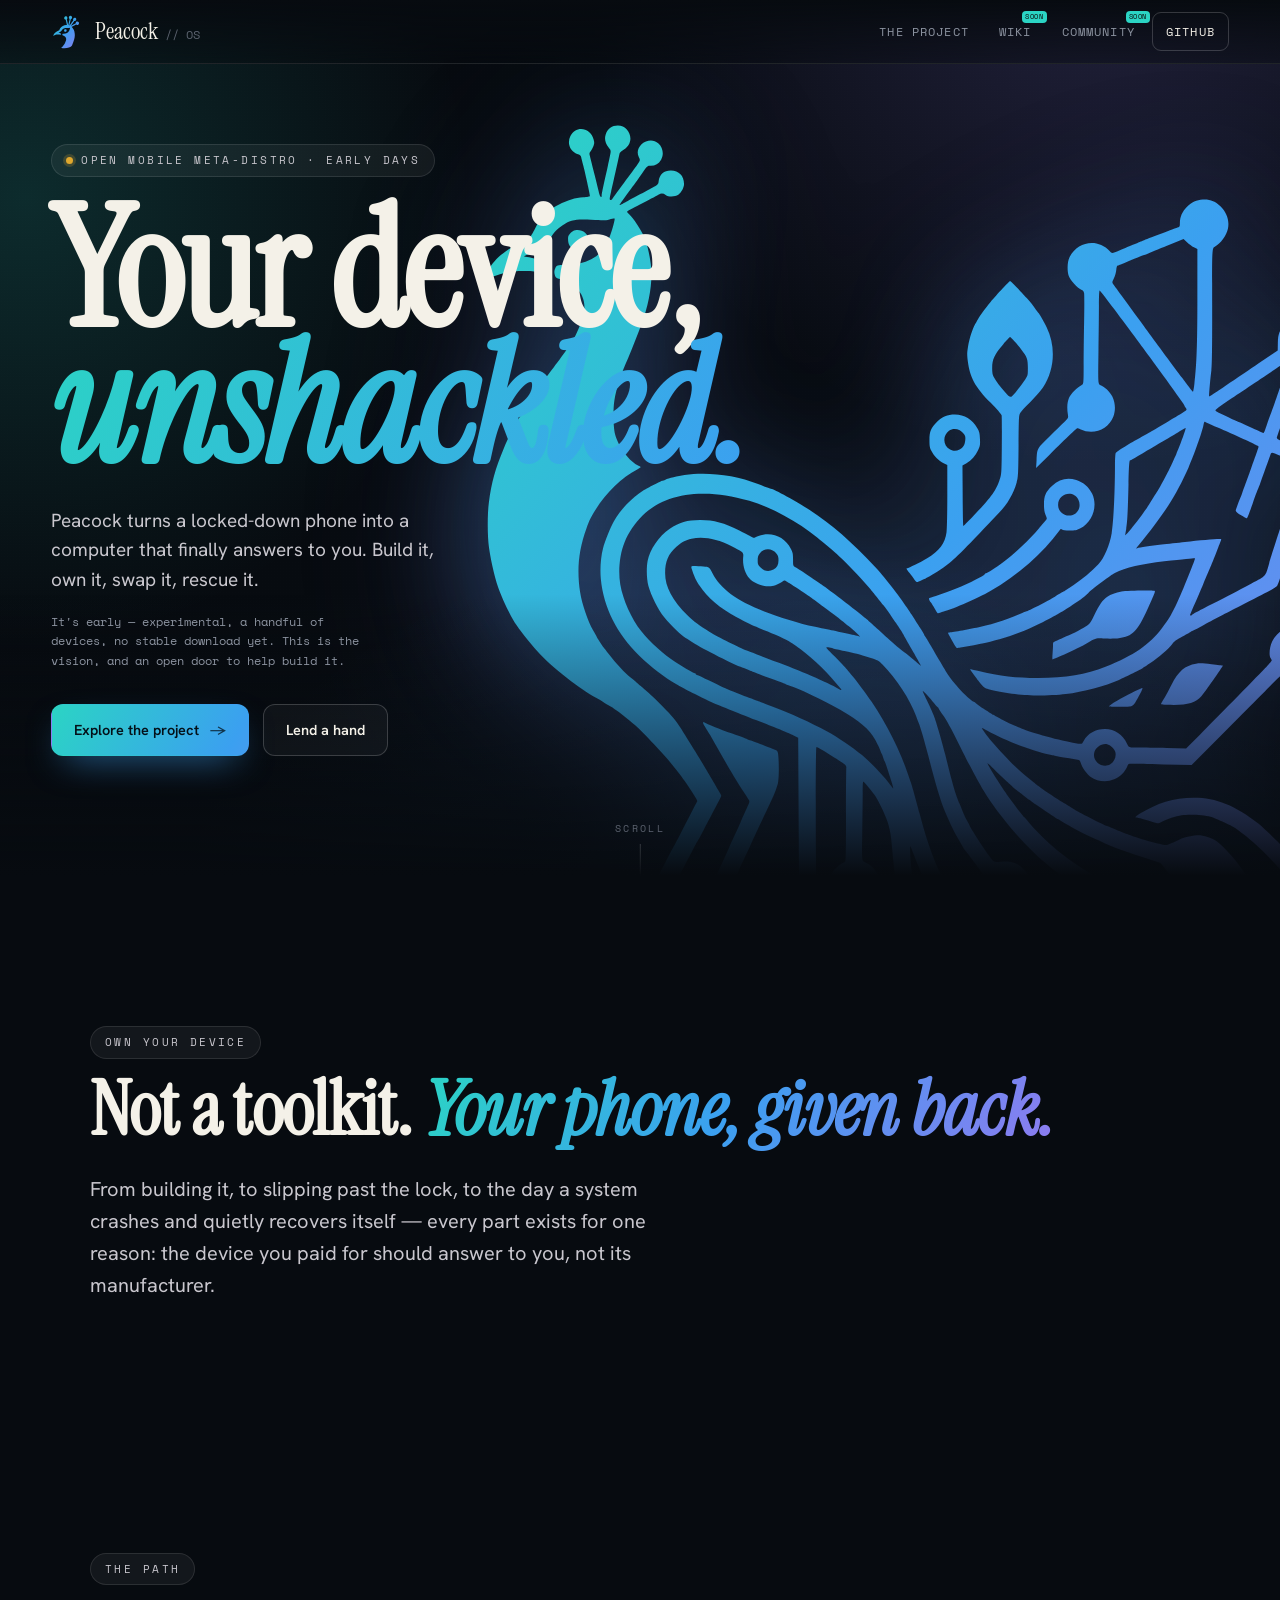
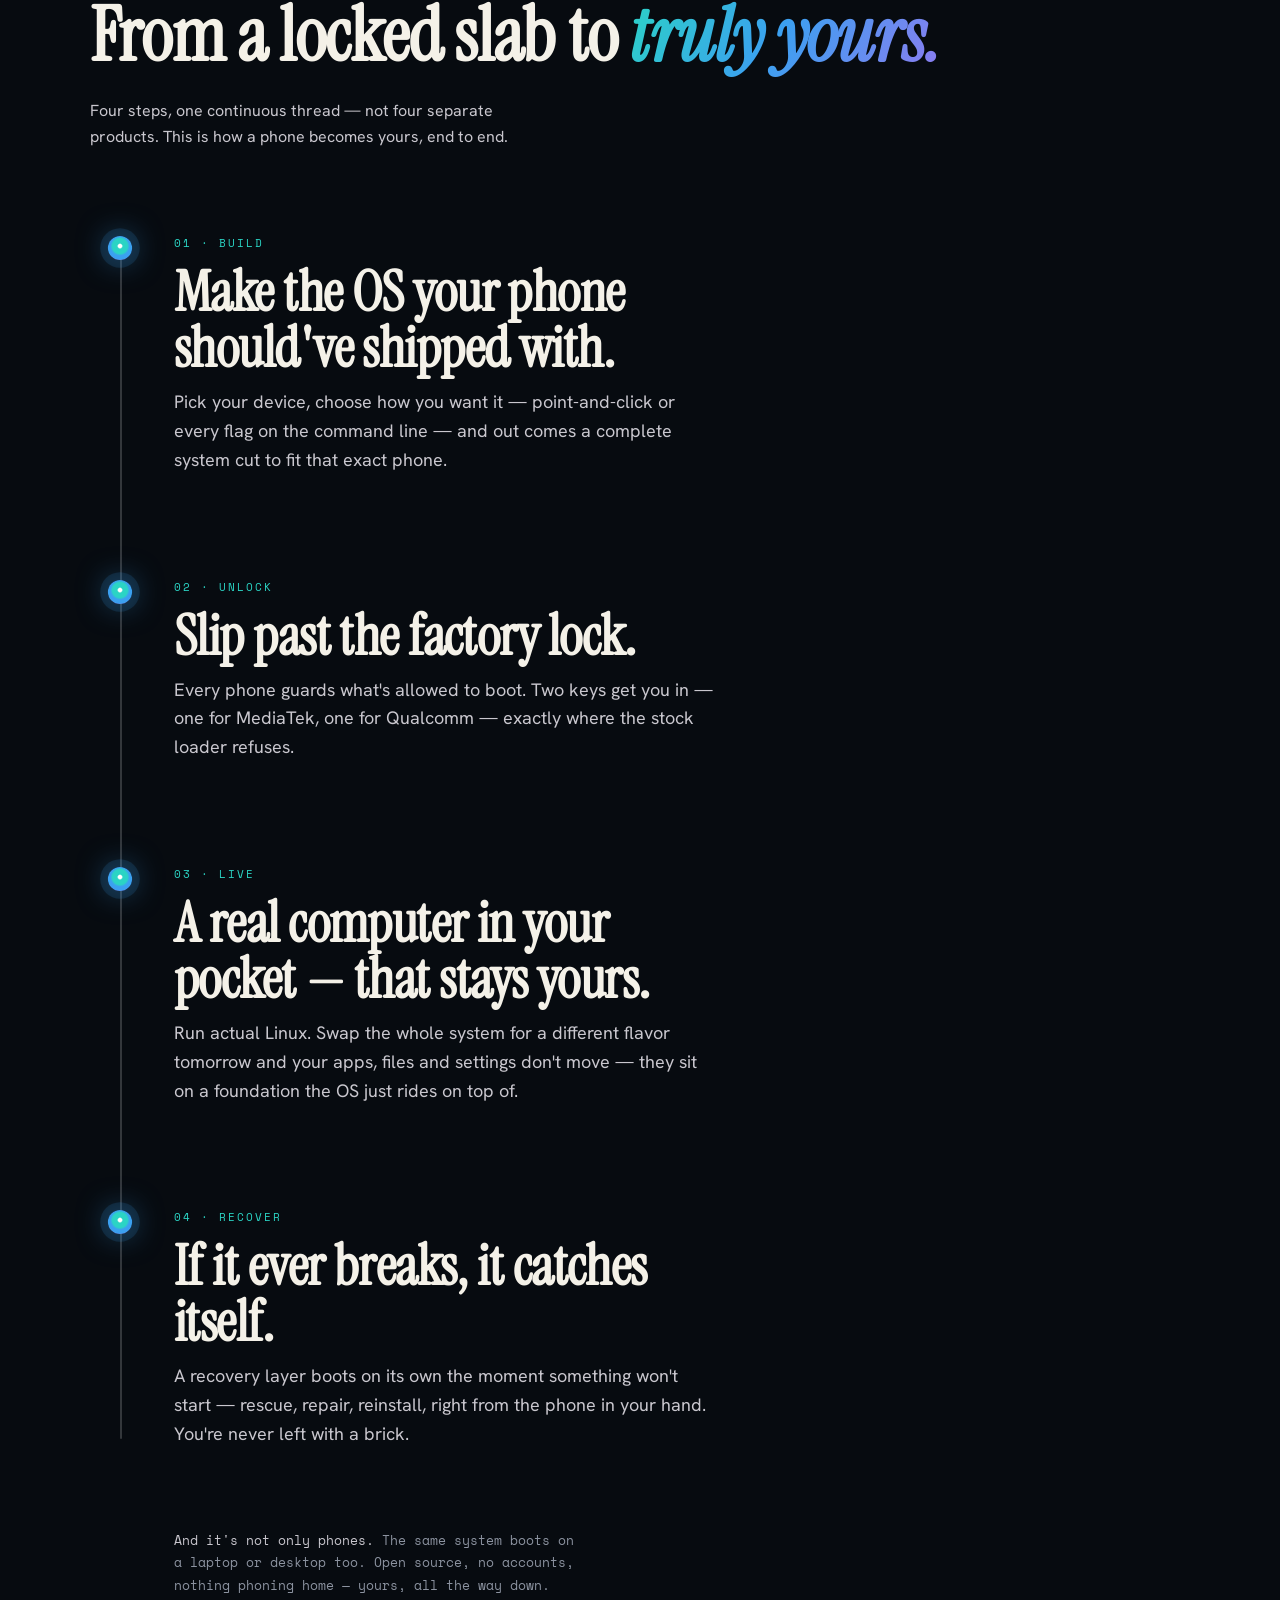
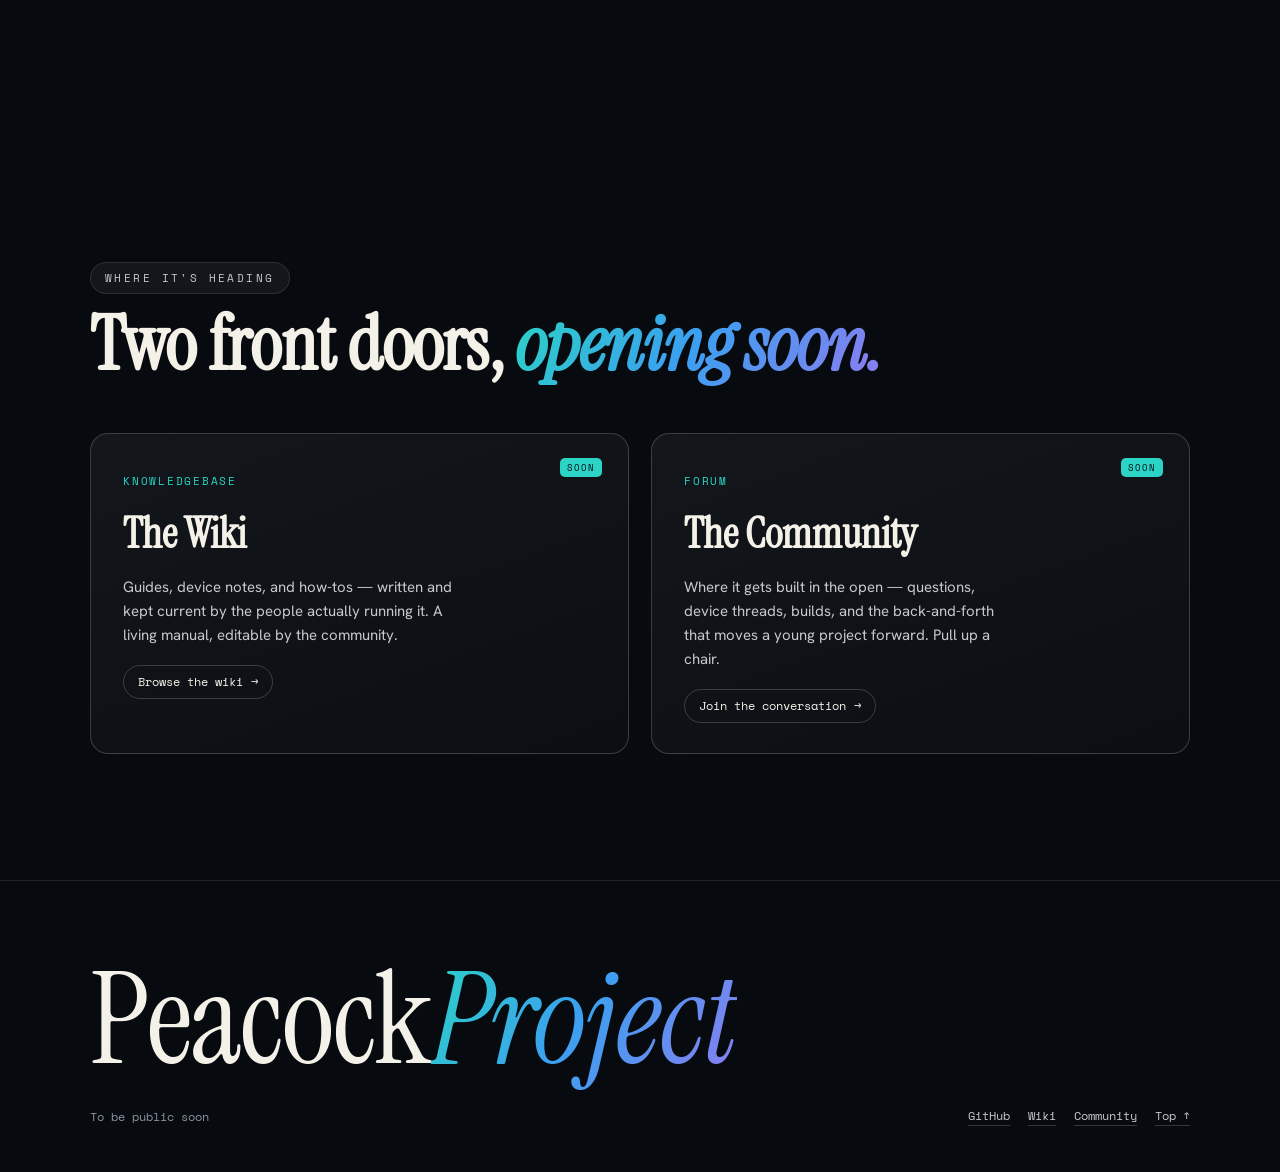
<file: index.html>
<!doctype html>
<html lang="en">
<head>
<meta charset="utf-8" />
<meta name="viewport" content="width=device-width, initial-scale=1" />
<title>Peacock // OS — your device, unshackled</title>
<meta name="description" content="Peacock is an open mobile meta-distro: turn a locked-down phone into a computer that answers to you — build it, own it, swap the distro, rescue it. Early days, open to help." />
<link rel="icon" href="/logo-mark-dark.png" />
<link rel="preconnect" href="https://fonts.googleapis.com">
<link rel="preconnect" href="https://fonts.gstatic.com" crossorigin>
<link href="https://fonts.googleapis.com/css2?family=Instrument+Serif:ital@0;1&family=Hanken+Grotesk:wght@400;500;600;700&family=Space+Mono:wght@400;700&display=swap" rel="stylesheet">
<style>
  :root{
    --bg:#070b10;            /* deep jewel near-black */
    --bg2:#0b1219;
    --ink:#F4F1E8;           /* warm cream */
    --ink2:#C9C7CE;
    --soft:#8C93A0;
    --faint:#5C636F;
    --line:rgba(255,255,255,.10);
    --line2:rgba(255,255,255,.18);
    --teal:#2BD4C4; --blue:#3BA0F0; --violet:#8E7BF0;
    --irid:linear-gradient(120deg,#2BD4C4,#3BA0F0 48%,#8E7BF0);
    --serif:'Instrument Serif',serif; --sans:'Hanken Grotesk',sans-serif; --mono:'Space Mono',monospace;
  }
  *{box-sizing:border-box}
  html,body{margin:0;background:var(--bg);color:var(--ink);}
  body{font-family:var(--sans);-webkit-font-smoothing:antialiased;line-height:1.5;overflow-x:hidden;}
  a{color:inherit;text-decoration:none;}
  svg{display:block;}

  /* lush jewel-tone ambient + faint feather-eye field */
  .ambient{position:fixed;inset:0;z-index:0;pointer-events:none;
    background:
      radial-gradient(70vw 70vw at 86% -6%, rgba(142,123,240,.20), transparent 58%),
      radial-gradient(60vw 60vw at 2% 22%, rgba(43,212,196,.16), transparent 58%),
      radial-gradient(80vw 60vw at 60% 110%, rgba(59,160,240,.14), transparent 60%),
      var(--bg);}
  .grain{position:fixed;inset:0;z-index:1;pointer-events:none;opacity:.5;mix-blend-mode:overlay;
    background-image:radial-gradient(rgba(255,255,255,.04) 1px, transparent 1px);background-size:3px 3px;}
  .page{position:relative;z-index:2;}

  /* ---- top bar (new IA: Wiki / Community / GitHub) ---- */
  .hdr{position:fixed;top:0;left:0;right:0;z-index:40;height:64px;display:flex;align-items:center;gap:14px;
    padding:0 clamp(18px,4vw,52px);backdrop-filter:blur(12px);-webkit-backdrop-filter:blur(12px);
    background:linear-gradient(var(--bg),rgba(7,11,16,.4));border-bottom:1px solid var(--line);}
  .hdr .mk{width:30px;height:34px;flex:0 0 30px;}
  .hdr .mk svg{width:100%;height:100%;overflow:visible;}
  .hdr .mk svg path{fill:url(#irid)!important;}
  .hdr .word{font-family:var(--serif);font-size:23px;line-height:1;}
  .hdr .word .os{font-family:var(--mono);font-size:12px;color:var(--faint);margin-left:7px;}
  .hdr nav{margin-left:auto;display:flex;align-items:center;gap:4px;}
  .hdr nav a{font-family:var(--mono);font-size:11.5px;letter-spacing:.1em;text-transform:uppercase;color:var(--soft);
    padding:10px 13px;border-radius:9px;transition:color .15s,background .15s;}
  .hdr nav a:hover{color:var(--ink);background:rgba(255,255,255,.06);}
  .hdr nav a.soon{position:relative;}
  .hdr nav a.soon::after{content:"soon";position:absolute;top:-2px;right:-2px;font-size:7px;letter-spacing:.08em;
    color:#0a0a0a;background:var(--teal);border-radius:4px;padding:1px 3px;}
  .hdr nav .cta{color:var(--ink);border:1px solid var(--line2);}

  /* ---- hero ---- */
  .hero{position:relative;min-height:100svh;display:flex;align-items:center;padding:0 clamp(18px,4vw,52px);overflow:hidden;}
  /* fade the peacock into the canvas at the bottom so it dissolves, not slices */
  .hero::after{content:"";position:absolute;left:0;right:0;bottom:0;height:34%;z-index:2;pointer-events:none;
    background:linear-gradient(to bottom, transparent, var(--bg) 92%);}
  .hero-peacock{position:absolute;right:clamp(-180px,-7vw,-60px);top:clamp(78px,11vh,150px);
    width:min(1020px,72vw);aspect-ratio:660/748;z-index:1;pointer-events:none;
    filter:drop-shadow(0 0 60px rgba(59,160,240,.35)) drop-shadow(0 30px 80px rgba(142,123,240,.25));}
  .hero-peacock svg{width:100%;height:100%;overflow:visible;}
  .hero-peacock svg path{fill:url(#irid)!important;}
  .hero-peacock.shimmer{animation:floaty 9s ease-in-out infinite;}
  @keyframes floaty{0%,100%{transform:translateY(0)}50%{transform:translateY(-14px)}}

  .hero-wrap{position:relative;z-index:3;max-width:1240px;margin:0 auto;width:100%;}
  .eyebrow{display:inline-flex;align-items:center;gap:8px;font-family:var(--mono);font-size:11px;letter-spacing:.22em;
    text-transform:uppercase;color:var(--ink2);background:rgba(255,255,255,.05);border:1px solid var(--line);
    padding:7px 14px;border-radius:999px;}
  .eyebrow .pip{width:7px;height:7px;border-radius:50%;background:#E0A82E;box-shadow:0 0 0 3px rgba(224,168,46,.2);
    animation:pip 2.4s ease-in-out infinite;}
  @keyframes pip{0%,100%{box-shadow:0 0 0 3px rgba(224,168,46,.2)}50%{box-shadow:0 0 0 6px rgba(224,168,46,.08)}}
  .htitle{font-family:var(--serif);font-size:clamp(64px,13vw,184px);line-height:.82;letter-spacing:-.015em;margin:26px 0 0;}
  .htitle .grad{font-style:italic;background:var(--irid);background-size:220% auto;
    -webkit-background-clip:text;background-clip:text;-webkit-text-fill-color:transparent;animation:shift 7s ease infinite;}
  @keyframes shift{0%{background-position:0% 50%}50%{background-position:100% 50%}100%{background-position:0% 50%}}
  .lead{margin:30px 0 0;max-width:38ch;font-size:clamp(16px,1.5vw,19px);line-height:1.55;color:var(--ink2);}
  .status{margin:18px 0 0;max-width:44ch;font-family:var(--mono);font-size:12px;line-height:1.6;color:var(--soft);}
  .actions{margin-top:34px;display:flex;gap:14px;flex-wrap:wrap;}
  .btn{display:inline-flex;align-items:center;gap:11px;border-radius:12px;padding:14px 22px;font-weight:600;font-size:14.5px;
    cursor:pointer;border:1px solid transparent;transition:transform .14s,box-shadow .2s,background .2s;}
  .btn .ar{opacity:.75;transition:transform .2s}
  .btn:hover .ar{transform:translateX(3px)}
  .btn.grad{background:var(--irid);background-size:200% auto;color:#041018;box-shadow:0 14px 36px -14px rgba(59,160,240,.7);animation:shift 5s ease infinite;}
  .btn.grad:hover{transform:translateY(-2px);}
  .btn.ghost{background:rgba(255,255,255,.04);border-color:var(--line2);color:var(--ink);}
  .btn.ghost:hover{background:rgba(255,255,255,.09);}

  .cue{position:absolute;left:50%;bottom:24px;transform:translateX(-50%);z-index:3;font-family:var(--mono);
    font-size:10px;letter-spacing:.24em;text-transform:uppercase;color:var(--faint);display:flex;flex-direction:column;align-items:center;gap:8px;}
  .cue .bar{width:1px;height:32px;background:linear-gradient(var(--line2),transparent);animation:cuep 2.2s ease-in-out infinite;}
  @keyframes cuep{0%,100%{transform:scaleY(.5);opacity:.4;transform-origin:top}50%{transform:scaleY(1);opacity:1;transform-origin:top}}

  /* ---- sections ---- */
  .module{position:relative;padding:clamp(80px,14vh,160px) clamp(18px,4vw,52px);}
  .wrap{max-width:1100px;margin:0 auto;}
  .module h2{font-family:var(--serif);font-size:clamp(38px,6vw,76px);line-height:.98;letter-spacing:-.01em;margin:14px 0 0;}
  .module h2 .grad{font-style:italic;background:var(--irid);-webkit-background-clip:text;background-clip:text;-webkit-text-fill-color:transparent;}
  .stmt p{margin:26px 0 0;max-width:54ch;font-size:clamp(16px,1.6vw,20px);line-height:1.6;color:var(--ink2);}

  .doors{margin-top:50px;display:grid;grid-template-columns:1fr 1fr;gap:22px;}
  .door{position:relative;display:block;padding:34px 32px 30px;border-radius:18px;border:1px solid var(--line2);
    background:linear-gradient(160deg,rgba(255,255,255,.05),rgba(255,255,255,.02));overflow:hidden;
    transition:transform .25s,border-color .25s,box-shadow .25s;}
  .door:hover{transform:translateY(-4px);border-color:rgba(59,160,240,.5);box-shadow:0 26px 64px -32px rgba(59,160,240,.55);}
  .door::before{content:"";position:absolute;inset:0;background:var(--irid);opacity:0;transition:opacity .25s;}
  .door:hover::before{opacity:.06;}
  .door>*{position:relative;}
  .door .k{font-family:var(--mono);font-size:11px;letter-spacing:.16em;text-transform:uppercase;color:var(--teal);}
  .door h3{font-family:var(--serif);font-size:clamp(28px,3.4vw,42px);margin:10px 0 10px;}
  .door p{font-size:15px;line-height:1.6;color:var(--ink2);margin:0 0 18px;max-width:42ch;}
  .door .go{font-family:var(--mono);font-size:12px;color:var(--ink);border:1px solid var(--line2);border-radius:999px;padding:7px 14px;display:inline-flex;gap:8px;}
  .door .soon-tag{position:absolute;top:24px;right:26px;font-family:var(--mono);font-size:9px;letter-spacing:.1em;
    text-transform:uppercase;color:#04101a;background:var(--teal);border-radius:5px;padding:3px 7px;}

  .ft{border-top:1px solid var(--line);padding:clamp(56px,9vh,100px) clamp(18px,4vw,52px) 46px;}
  .ft .roller{font-family:var(--serif);font-size:clamp(46px,11vw,128px);line-height:.9;letter-spacing:-.01em;}
  .ft .roller .b{font-style:italic;background:var(--irid);-webkit-background-clip:text;background-clip:text;-webkit-text-fill-color:transparent;}
  .ft .frow{margin-top:30px;display:flex;flex-wrap:wrap;align-items:center;gap:18px;font-family:var(--mono);font-size:11.5px;color:var(--soft);}
  .ft .frow .sp{flex:1;}
  .ft .frow a{color:var(--ink2);border-bottom:1px solid var(--line2);padding-bottom:1px;}
  .ft .frow a:hover{color:var(--teal);border-color:var(--teal);}

  .reveal{opacity:0;transform:translateY(40px);transition:opacity .8s ease, transform .8s cubic-bezier(.2,.7,.2,1);}
  .reveal.in{opacity:1;transform:none;}

  /* ---- the path: a feather-spine journey that draws on scroll ---- */
  .path-sub{margin:24px 0 0;max-width:52ch;font-size:16px;line-height:1.6;color:var(--ink2);}
  .spine-wrap{--spine-x:30px;--pad:84px;position:relative;margin-top:clamp(54px,9vh,100px);padding-left:var(--pad);}
  .spine{position:absolute;left:var(--spine-x);top:10px;bottom:10px;width:2px;background:var(--line2);border-radius:2px;overflow:hidden;}
  .spine-fill{position:absolute;left:0;top:0;width:100%;height:0;background:var(--irid);box-shadow:0 0 18px rgba(59,160,240,.65);}
  .stages{display:flex;flex-direction:column;gap:clamp(56px,11vh,120px);}
  .stage{position:relative;max-width:60ch;}
  .node{position:absolute;top:7px;left:calc(var(--spine-x) - var(--pad) - 11px);width:22px;height:22px;border-radius:50%;z-index:2;
    background:radial-gradient(circle at 50% 42%, #fff 0 9%, #2BD4C4 16% 40%, #3BA0F0 52% 70%, #8E7BF0 82%);
    box-shadow:0 0 0 5px rgba(59,160,240,.08), 0 0 14px rgba(59,160,240,.35);transition:box-shadow .4s,transform .4s;}
  .stage.in .node{box-shadow:0 0 0 7px rgba(59,160,240,.14), 0 0 28px rgba(59,160,240,.6);transform:scale(1.1);}
  .stage .k{font-family:var(--mono);font-size:11px;letter-spacing:.18em;text-transform:uppercase;color:var(--teal);}
  .stage h3{font-family:var(--serif);font-size:clamp(30px,4.6vw,56px);line-height:1.0;letter-spacing:-.01em;margin:10px 0 12px;}
  .stage p{font-size:clamp(15px,1.5vw,18px);line-height:1.6;color:var(--ink2);margin:0;}
  .path-coda{margin-top:clamp(54px,9vh,100px);padding-left:var(--pad,84px);font-family:var(--mono);font-size:12.5px;line-height:1.8;color:var(--soft);max-width:62ch;}
  .path-coda b{color:var(--ink2);font-weight:400;}

  @media (max-width:760px){
    .hero-peacock{opacity:.28;right:-30vw;}
    .hdr nav a:not(.cta){display:none;}
    .doors{grid-template-columns:1fr;}
    .spine-wrap{--pad:56px;--spine-x:18px;}
    .path-coda{padding-left:56px;}
  }
  @media (prefers-reduced-motion:reduce){*{animation:none!important}}
</style>
</head>
<body>
<svg width="0" height="0" style="position:absolute" aria-hidden="true"><defs>
  <linearGradient id="irid" x1="0" y1="0" x2="1" y2="1">
    <stop offset="0%" stop-color="#2BD4C4"/><stop offset="48%" stop-color="#3BA0F0"/><stop offset="100%" stop-color="#8E7BF0"/>
  </linearGradient>
</defs></svg>

<div class="ambient" aria-hidden="true"></div>
<div class="grain" aria-hidden="true"></div>

<div class="page">
  <header class="hdr">
    <div class="mk" data-mark="head" aria-hidden="true"></div>
    <a class="word" href="#">Peacock<span class="os">// OS</span></a>
    <nav>
      <a href="#">The Project</a>
      <a class="soon" href="#">Wiki</a>
      <a class="soon" href="#">Community</a>
      <a class="cta" href="https://github.com/orgs/PeacockProject/" target="_blank" rel="noopener">GitHub</a>
    </nav>
  </header>

  <section class="hero">
    <div class="hero-peacock shimmer" data-mark="full" aria-hidden="true"></div>
    <div class="hero-wrap">
      <span class="eyebrow"><span class="pip"></span>Open mobile meta-distro · early days</span>
      <h1 class="htitle">Your device,<br><span class="grad">unshackled.</span></h1>
      <p class="lead">Peacock turns a locked-down phone into a computer that finally answers to you. Build it, own it, swap it, rescue it.</p>
      <p class="status">It's early — experimental, a handful of devices, no stable download yet. This is the vision, and an open door to help build it.</p>
      <div class="actions">
        <a class="btn grad" href="#">Explore the project <span class="ar">&#8594;</span></a>
        <a class="btn ghost" href="https://github.com/orgs/PeacockProject/" target="_blank" rel="noopener">Lend a hand</a>
      </div>
    </div>
    <div class="cue"><span>Scroll</span><span class="bar"></span></div>
  </section>

  <section class="module">
    <div class="wrap stmt reveal">
      <span class="eyebrow">Own your device</span>
      <h2>Not a toolkit. <span class="grad">Your phone, given back.</span></h2>
      <p>From building it, to slipping past the lock, to the day a system crashes and quietly recovers itself — every part exists for one reason: the device you paid for should answer to you, not its manufacturer.</p>
    </div>
  </section>

  <section class="module path-module">
    <div class="wrap">
      <div class="path-head reveal">
        <span class="eyebrow">The path</span>
        <h2>From a locked slab to <span class="grad">truly yours.</span></h2>
        <p class="path-sub">Four steps, one continuous thread — not four separate products. This is how a phone becomes yours, end to end.</p>
      </div>
      <div class="spine-wrap">
        <div class="spine"><div class="spine-fill" id="spineFill"></div></div>
        <div class="stages">
          <article class="stage reveal"><span class="node"></span><span class="k">01 · Build</span><h3>Make the OS your phone should've shipped with.</h3><p>Pick your device, choose how you want it — point-and-click or every flag on the command line — and out comes a complete system cut to fit that exact phone.</p></article>
          <article class="stage reveal"><span class="node"></span><span class="k">02 · Unlock</span><h3>Slip past the factory lock.</h3><p>Every phone guards what's allowed to boot. Two keys get you in — one for MediaTek, one for Qualcomm — exactly where the stock loader refuses.</p></article>
          <article class="stage reveal"><span class="node"></span><span class="k">03 · Live</span><h3>A real computer in your pocket — that stays yours.</h3><p>Run actual Linux. Swap the whole system for a different flavor tomorrow and your apps, files and settings don't move — they sit on a foundation the OS just rides on top of.</p></article>
          <article class="stage reveal"><span class="node"></span><span class="k">04 · Recover</span><h3>If it ever breaks, it catches itself.</h3><p>A recovery layer boots on its own the moment something won't start — rescue, repair, reinstall, right from the phone in your hand. You're never left with a brick.</p></article>
        </div>
      </div>
      <p class="path-coda"><b>And it's not only phones.</b> The same system boots on a laptop or desktop too. Open source, no accounts, nothing phoning home — yours, all the way down.</p>
    </div>
  </section>

  <section class="module">
    <div class="wrap">
      <div class="reveal">
        <span class="eyebrow">Where it's heading</span>
        <h2>Two front doors, <span class="grad">opening soon.</span></h2>
      </div>
      <div class="doors reveal">
        <a class="door" href="#">
          <span class="soon-tag">soon</span>
          <span class="k">Knowledgebase</span>
          <h3>The Wiki</h3>
          <p>Guides, device notes, and how-tos — written and kept current by the people actually running it. A living manual, editable by the community.</p>
          <span class="go">Browse the wiki <span class="ar">&#8594;</span></span>
        </a>
        <a class="door" href="#">
          <span class="soon-tag">soon</span>
          <span class="k">Forum</span>
          <h3>The Community</h3>
          <p>Where it gets built in the open — questions, device threads, builds, and the back-and-forth that moves a young project forward. Pull up a chair.</p>
          <span class="go">Join the conversation <span class="ar">&#8594;</span></span>
        </a>
      </div>
    </div>
  </section>

  <footer class="ft">
    <div class="wrap">
      <div class="roller">Peacock<span class="b">Project</span></div>
      <div class="frow">
        <span>To be public soon</span>
        <span class="sp"></span>
        <a href="https://github.com/orgs/PeacockProject/" target="_blank" rel="noopener">GitHub</a>
        <a href="#">Wiki</a>
        <a href="#">Community</a>
        <a href="#top">Top &#8593;</a>
      </div>
    </div>
  </footer>
</div>

<script>
(function(){
  var reduce = matchMedia("(prefers-reduced-motion: reduce)").matches;
  // inline the peacock marks so they take url(#irid)
  var MARK={head:"/assets/peacock-head.svg",full:"/assets/peacock-full.svg"};
  document.querySelectorAll("[data-mark]").forEach(function(el){
    fetch(MARK[el.dataset.mark]).then(function(r){return r.text();}).then(function(t){
      el.innerHTML=t.replace(/fill:#[0-9a-fA-F]{3,8}/g,"fill:currentColor");
    }).catch(function(){});
  });
  // scroll reveals
  var els=[].slice.call(document.querySelectorAll(".reveal"));
  if(reduce){ els.forEach(function(e){e.classList.add("in");}); }
  else if("IntersectionObserver" in window){
    var io=new IntersectionObserver(function(en){en.forEach(function(x){if(x.isIntersecting)x.target.classList.add("in");});},{threshold:.15});
    els.forEach(function(e){io.observe(e);});
  }

  // the spine "draws" as you scroll through the path
  var fill=document.getElementById("spineFill"), sw=document.querySelector(".spine-wrap"), tick=false;
  function spine(){ tick=false; if(!fill||!sw)return;
    var r=sw.getBoundingClientRect();
    var p=(innerHeight*0.5 - r.top)/r.height;
    fill.style.height=(Math.max(0,Math.min(1,p))*100)+"%";
  }
  if(fill&&sw){
    if(reduce){ fill.style.height="100%"; }
    else{
      var onsc=function(){ if(!tick){tick=true;requestAnimationFrame(spine);} };
      addEventListener("scroll",onsc,{passive:true}); addEventListener("resize",onsc); spine();
    }
  }
})();
</script>
</body>
</html>
</file>
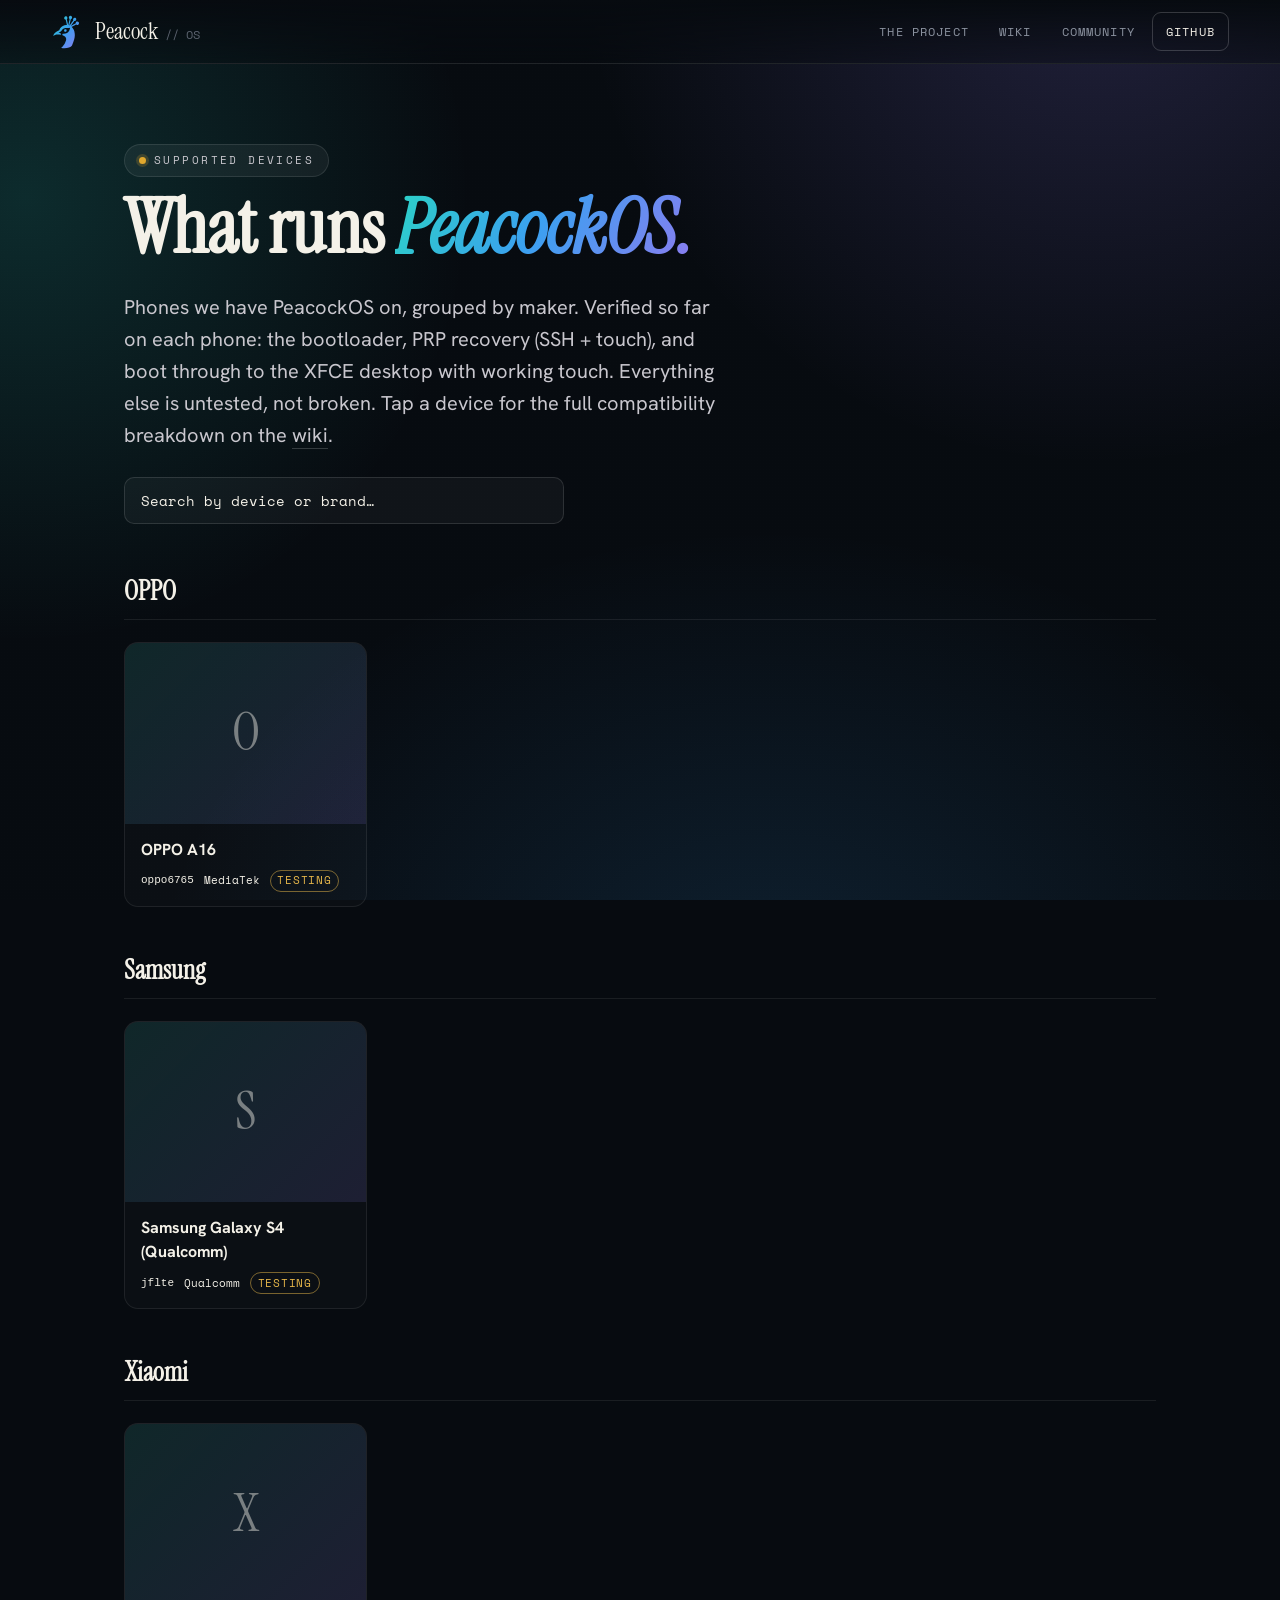
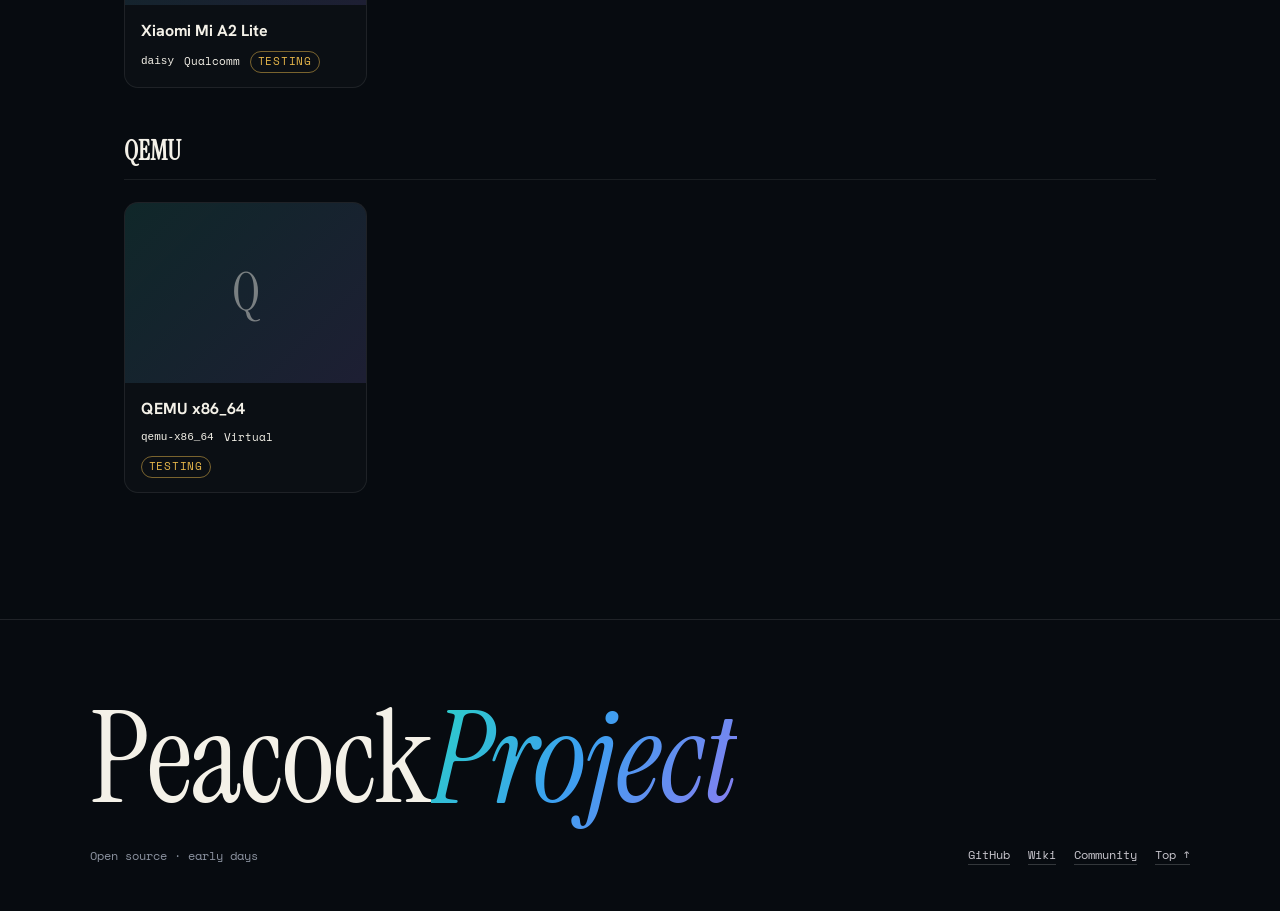
<file: devices/index.html>
<!doctype html>
<html lang="en">
<head>
<meta charset="utf-8" />
<meta name="viewport" content="width=device-width, initial-scale=1" />
<title>Supported devices · Peacock // OS</title>
<meta name="description" content="Peacock is an open mobile meta-distro. Turn a locked-down phone into a computer that answers to you, build the system yourself, and swap it out whenever you want. Early days, open to help." />
<link rel="icon" href="/logo-mark-dark.png" />
<link rel="preconnect" href="https://fonts.googleapis.com">
<link rel="preconnect" href="https://fonts.gstatic.com" crossorigin>
<link href="https://fonts.googleapis.com/css2?family=Instrument+Serif:ital@0;1&family=Hanken+Grotesk:wght@400;500;600;700&family=Space+Mono:wght@400;700&display=swap" rel="stylesheet">
<style>
  :root{
    --bg:#070b10;            /* deep jewel near-black */
    --bg2:#0b1219;
    --ink:#F4F1E8;           /* warm cream */
    --ink2:#C9C7CE;
    --soft:#8C93A0;
    --faint:#5C636F;
    --line:rgba(255,255,255,.10);
    --line2:rgba(255,255,255,.18);
    --teal:#2BD4C4; --blue:#3BA0F0; --violet:#8E7BF0;
    --irid:linear-gradient(120deg,#2BD4C4,#3BA0F0 48%,#8E7BF0);
    --serif:'Instrument Serif',serif; --sans:'Hanken Grotesk',sans-serif; --mono:'Space Mono',monospace;
  }
  *{box-sizing:border-box}
  html,body{margin:0;background:var(--bg);color:var(--ink);}
  body{font-family:var(--sans);-webkit-font-smoothing:antialiased;line-height:1.5;overflow-x:hidden;}
  a{color:inherit;text-decoration:none;}
  svg{display:block;}

  /* lush jewel-tone ambient + faint feather-eye field */
  .ambient{position:fixed;inset:0;z-index:0;pointer-events:none;
    background:
      radial-gradient(70vw 70vw at 86% -6%, rgba(142,123,240,.20), transparent 58%),
      radial-gradient(60vw 60vw at 2% 22%, rgba(43,212,196,.16), transparent 58%),
      radial-gradient(80vw 60vw at 60% 110%, rgba(59,160,240,.14), transparent 60%),
      var(--bg);}
  .grain{position:fixed;inset:0;z-index:1;pointer-events:none;opacity:.5;mix-blend-mode:overlay;
    background-image:radial-gradient(rgba(255,255,255,.04) 1px, transparent 1px);background-size:3px 3px;}
  .page{position:relative;z-index:2;}

  /* ---- top bar (new IA: Wiki / Community / GitHub) ---- */
  .hdr{position:fixed;top:0;left:0;right:0;z-index:40;height:64px;display:flex;align-items:center;gap:14px;
    padding:0 clamp(18px,4vw,52px);backdrop-filter:blur(12px);-webkit-backdrop-filter:blur(12px);
    background:linear-gradient(var(--bg),rgba(7,11,16,.4));border-bottom:1px solid var(--line);}
  .hdr .mk{width:30px;height:34px;flex:0 0 30px;}
  .hdr .mk svg{width:100%;height:100%;overflow:visible;}
  .hdr .mk svg path{fill:url(#irid)!important;}
  .hdr .word{font-family:var(--serif);font-size:23px;line-height:1;}
  .hdr .word .os{font-family:var(--mono);font-size:12px;color:var(--faint);margin-left:7px;}
  .hdr nav{margin-left:auto;display:flex;align-items:center;gap:4px;}
  .hdr nav a{font-family:var(--mono);font-size:11.5px;letter-spacing:.1em;text-transform:uppercase;color:var(--soft);
    padding:10px 13px;border-radius:9px;transition:color .15s,background .15s;}
  .hdr nav a:hover{color:var(--ink);background:rgba(255,255,255,.06);}
  .hdr nav a.soon{position:relative;}
  .hdr nav a.soon::after{content:"soon";position:absolute;top:-2px;right:-2px;font-size:7px;letter-spacing:.08em;
    color:#0a0a0a;background:var(--teal);border-radius:4px;padding:1px 3px;}
  .hdr nav .cta{color:var(--ink);border:1px solid var(--line2);}

  /* ---- hero ---- */
  .hero{position:relative;min-height:100svh;display:flex;align-items:center;padding:0 clamp(18px,4vw,52px);overflow:hidden;}
  /* fade the peacock into the canvas at the bottom so it dissolves, not slices */
  .hero::after{content:"";position:absolute;left:0;right:0;bottom:0;height:34%;z-index:2;pointer-events:none;
    background:linear-gradient(to bottom, transparent, var(--bg) 92%);}
  .hero-peacock{position:absolute;right:clamp(-180px,-7vw,-60px);top:clamp(78px,11vh,150px);
    width:min(1020px,72vw);aspect-ratio:660/748;z-index:1;pointer-events:none;
    filter:drop-shadow(0 0 60px rgba(59,160,240,.35)) drop-shadow(0 30px 80px rgba(142,123,240,.25));}
  .hero-peacock svg{width:100%;height:100%;overflow:visible;}
  .hero-peacock svg path{fill:url(#irid)!important;}
  .hero-peacock.shimmer{animation:floaty 9s ease-in-out infinite;}
  @keyframes floaty{0%,100%{transform:translateY(0)}50%{transform:translateY(-14px)}}

  .hero-wrap{position:relative;z-index:3;max-width:1240px;margin:0 auto;width:100%;}
  .eyebrow{display:inline-flex;align-items:center;gap:8px;font-family:var(--mono);font-size:11px;letter-spacing:.22em;
    text-transform:uppercase;color:var(--ink2);background:rgba(255,255,255,.05);border:1px solid var(--line);
    padding:7px 14px;border-radius:999px;}
  .eyebrow .pip{width:7px;height:7px;border-radius:50%;background:#E0A82E;box-shadow:0 0 0 3px rgba(224,168,46,.2);
    animation:pip 2.4s ease-in-out infinite;}
  @keyframes pip{0%,100%{box-shadow:0 0 0 3px rgba(224,168,46,.2)}50%{box-shadow:0 0 0 6px rgba(224,168,46,.08)}}
  .htitle{font-family:var(--serif);font-size:clamp(64px,13vw,184px);line-height:.82;letter-spacing:-.015em;margin:26px 0 0;}
  .htitle .grad{font-style:italic;background:var(--irid);background-size:220% auto;
    -webkit-background-clip:text;background-clip:text;-webkit-text-fill-color:transparent;animation:shift 7s ease infinite;}
  @keyframes shift{0%{background-position:0% 50%}50%{background-position:100% 50%}100%{background-position:0% 50%}}
  .lead{margin:30px 0 0;max-width:38ch;font-size:clamp(16px,1.5vw,19px);line-height:1.55;color:var(--ink2);}
  .status{margin:18px 0 0;max-width:44ch;font-family:var(--mono);font-size:12px;line-height:1.6;color:var(--soft);}
  .actions{margin-top:34px;display:flex;gap:14px;flex-wrap:wrap;}
  .btn{display:inline-flex;align-items:center;gap:11px;border-radius:12px;padding:14px 22px;font-weight:600;font-size:14.5px;
    cursor:pointer;border:1px solid transparent;transition:transform .14s,box-shadow .2s,background .2s;}
  .btn .ar{opacity:.75;transition:transform .2s}
  .btn:hover .ar{transform:translateX(3px)}
  .btn.grad{background:var(--irid);background-size:200% auto;color:#041018;box-shadow:0 14px 36px -14px rgba(59,160,240,.7);animation:shift 5s ease infinite;}
  .btn.grad:hover{transform:translateY(-2px);}
  .btn.ghost{background:rgba(255,255,255,.04);border-color:var(--line2);color:var(--ink);}
  .btn.ghost:hover{background:rgba(255,255,255,.09);}

  .cue{position:absolute;left:50%;bottom:24px;transform:translateX(-50%);z-index:3;font-family:var(--mono);
    font-size:10px;letter-spacing:.24em;text-transform:uppercase;color:var(--faint);display:flex;flex-direction:column;align-items:center;gap:8px;}
  .cue .bar{width:1px;height:32px;background:linear-gradient(var(--line2),transparent);animation:cuep 2.2s ease-in-out infinite;}
  @keyframes cuep{0%,100%{transform:scaleY(.5);opacity:.4;transform-origin:top}50%{transform:scaleY(1);opacity:1;transform-origin:top}}

  /* ---- sections ---- */
  .module{position:relative;padding:clamp(80px,14vh,160px) clamp(18px,4vw,52px);}
  .wrap{max-width:1100px;margin:0 auto;}
  .module h2{font-family:var(--serif);font-size:clamp(38px,6vw,76px);line-height:.98;letter-spacing:-.01em;margin:14px 0 0;}
  .module h2 .grad{font-style:italic;background:var(--irid);-webkit-background-clip:text;background-clip:text;-webkit-text-fill-color:transparent;}
  .stmt p{margin:26px 0 0;max-width:54ch;font-size:clamp(16px,1.6vw,20px);line-height:1.6;color:var(--ink2);}

  .doors{margin-top:50px;display:grid;grid-template-columns:1fr 1fr;gap:22px;}
  .door{position:relative;display:block;padding:34px 32px 30px;border-radius:18px;border:1px solid var(--line2);
    background:linear-gradient(160deg,rgba(255,255,255,.05),rgba(255,255,255,.02));overflow:hidden;
    transition:transform .25s,border-color .25s,box-shadow .25s;}
  .door:hover{transform:translateY(-4px);border-color:rgba(59,160,240,.5);box-shadow:0 26px 64px -32px rgba(59,160,240,.55);}
  .door::before{content:"";position:absolute;inset:0;background:var(--irid);opacity:0;transition:opacity .25s;}
  .door:hover::before{opacity:.06;}
  .door>*{position:relative;}
  .door .k{font-family:var(--mono);font-size:11px;letter-spacing:.16em;text-transform:uppercase;color:var(--teal);}
  .door h3{font-family:var(--serif);font-size:clamp(28px,3.4vw,42px);margin:10px 0 10px;}
  .door p{font-size:15px;line-height:1.6;color:var(--ink2);margin:0 0 18px;max-width:42ch;}
  .door .go{font-family:var(--mono);font-size:12px;color:var(--ink);border:1px solid var(--line2);border-radius:999px;padding:7px 14px;display:inline-flex;gap:8px;}
  .door .soon-tag{position:absolute;top:24px;right:26px;font-family:var(--mono);font-size:9px;letter-spacing:.1em;
    text-transform:uppercase;color:#04101a;background:var(--teal);border-radius:5px;padding:3px 7px;}

  .ft{border-top:1px solid var(--line);padding:clamp(56px,9vh,100px) clamp(18px,4vw,52px) 46px;}
  .ft .roller{font-family:var(--serif);font-size:clamp(46px,11vw,128px);line-height:.9;letter-spacing:-.01em;}
  .ft .roller .b{font-style:italic;background:var(--irid);-webkit-background-clip:text;background-clip:text;-webkit-text-fill-color:transparent;}
  .ft .frow{margin-top:30px;display:flex;flex-wrap:wrap;align-items:center;gap:18px;font-family:var(--mono);font-size:11.5px;color:var(--soft);}
  .ft .frow .sp{flex:1;}
  .ft .frow a{color:var(--ink2);border-bottom:1px solid var(--line2);padding-bottom:1px;}
  .ft .frow a:hover{color:var(--teal);border-color:var(--teal);}

  .reveal{opacity:0;transform:translateY(40px);transition:opacity .8s ease, transform .8s cubic-bezier(.2,.7,.2,1);}
  .reveal.in{opacity:1;transform:none;}

  /* ---- the path: a feather-spine journey that draws on scroll ---- */
  .path-sub{margin:24px 0 0;max-width:52ch;font-size:16px;line-height:1.6;color:var(--ink2);}
  .spine-wrap{--spine-x:30px;--pad:84px;position:relative;margin-top:clamp(54px,9vh,100px);padding-left:var(--pad);}
  .spine{position:absolute;left:var(--spine-x);top:10px;bottom:10px;width:2px;background:var(--line2);border-radius:2px;overflow:hidden;}
  .spine-fill{position:absolute;left:0;top:0;width:100%;height:0;background:var(--irid);box-shadow:0 0 18px rgba(59,160,240,.65);}
  .stages{display:flex;flex-direction:column;gap:clamp(56px,11vh,120px);}
  .stage{position:relative;max-width:60ch;}
  .node{position:absolute;top:7px;left:calc(var(--spine-x) - var(--pad) - 11px);width:22px;height:22px;border-radius:50%;z-index:2;
    background:radial-gradient(circle at 50% 42%, #fff 0 9%, #2BD4C4 16% 40%, #3BA0F0 52% 70%, #8E7BF0 82%);
    box-shadow:0 0 0 5px rgba(59,160,240,.08), 0 0 14px rgba(59,160,240,.35);transition:box-shadow .4s,transform .4s;}
  .stage.in .node{box-shadow:0 0 0 7px rgba(59,160,240,.14), 0 0 28px rgba(59,160,240,.6);transform:scale(1.1);}
  .stage .k{font-family:var(--mono);font-size:11px;letter-spacing:.18em;text-transform:uppercase;color:var(--teal);}
  .stage h3{font-family:var(--serif);font-size:clamp(30px,4.6vw,56px);line-height:1.0;letter-spacing:-.01em;margin:10px 0 12px;}
  .stage p{font-size:clamp(15px,1.5vw,18px);line-height:1.6;color:var(--ink2);margin:0;}
  .path-coda{margin-top:clamp(54px,9vh,100px);padding-left:var(--pad,84px);font-family:var(--mono);font-size:12.5px;line-height:1.8;color:var(--soft);max-width:62ch;}
  .path-coda b{color:var(--ink2);font-weight:400;}

  @media (max-width:760px){
    .hero-peacock{opacity:.28;right:-30vw;}
    .hdr nav a:not(.cta){display:none;}
    .doors{grid-template-columns:1fr;}
    .spine-wrap{--pad:56px;--spine-x:18px;}
    .path-coda{padding-left:56px;}
  }
  @media (prefers-reduced-motion:reduce){*{animation:none!important}}
</style>
</head>
<body>
<svg width="0" height="0" style="position:absolute" aria-hidden="true"><defs>
  <linearGradient id="irid" x1="0" y1="0" x2="1" y2="1">
    <stop offset="0%" stop-color="#2BD4C4"/><stop offset="48%" stop-color="#3BA0F0"/><stop offset="100%" stop-color="#8E7BF0"/>
  </linearGradient>
</defs></svg>

<div class="ambient" aria-hidden="true"></div>
<div class="grain" aria-hidden="true"></div>

<div class="page">
  <header class="hdr">
    <div class="mk" data-mark="head" aria-hidden="true"></div>
    <a class="word" href="/">Peacock<span class="os">// OS</span></a>
    <nav>
      <a href="/project">The Project</a>
      <a href="https://wiki.peacockos.org">Wiki</a>
      <a href="https://forum.peacockos.org">Community</a>
      <a class="cta" href="https://github.com/orgs/PeacockProject/" target="_blank" rel="noopener">GitHub</a>
    </nav>
  </header>
  <section class="module" style="padding-top:clamp(110px,16vh,170px);">
    <div class="wrap dv-wrap">
      <div class="reveal">
        <span class="eyebrow"><span class="pip"></span>Supported devices</span>
        <h2>What runs <span class="grad">PeacockOS.</span></h2>
      </div>
      <div class="stmt reveal"><p>Phones we have PeacockOS on, grouped by maker. Verified so far on each phone: the bootloader, PRP recovery (SSH + touch), and boot through to the XFCE desktop with working touch. Everything else is untested, not broken.
      Tap a device for the full compatibility breakdown on the
      <a href="https://wiki.peacockos.org/devices" style="border-bottom:1px solid var(--line2)">wiki</a>.</p></div>
      
<style>
.dv-wrap{max-width:1080px;margin:0 auto;padding:0 24px}
.dv-brand h3{font-family:var(--serif,'Instrument Serif',serif);font-size:26px;color:var(--ink-dim);border-bottom:1px solid rgba(255,255,255,.08);padding-bottom:8px;margin:44px 0 0}
.dev-grid{display:grid;grid-template-columns:repeat(auto-fill,minmax(240px,1fr));gap:20px;margin-top:22px}
.dev-card{display:block;border:1px solid rgba(255,255,255,.08);border-radius:14px;overflow:hidden;background:rgba(255,255,255,.02);text-decoration:none;color:inherit;transition:border-color .2s,transform .2s}
.dev-card:hover{border-color:rgba(43,212,196,.5);transform:translateY(-2px)}
.dc-img{aspect-ratio:4/3;background-size:cover;background-position:center;background-color:#0b1219}
.dc-img.ph{display:flex;align-items:center;justify-content:center;background:linear-gradient(135deg,rgba(43,212,196,.12),rgba(142,123,240,.14))}
.dc-img.ph span{font-family:var(--serif,'Instrument Serif',serif);font-size:52px;color:rgba(244,241,232,.45)}
.dc-body{padding:14px 16px}
.dc-body h4{margin:0 0 8px;font-size:16px}
.dc-meta{display:flex;align-items:center;gap:10px;flex-wrap:wrap;font-family:var(--mono);font-size:11px;color:var(--ink-dim)}
.badge{text-transform:uppercase;letter-spacing:.07em;padding:.15em .6em;border-radius:999px;border:1px solid rgba(255,255,255,.18);color:var(--ink-dim)}
.badge.stable{color:#2BD4C4;border-color:rgba(43,212,196,.5)}
.badge.testing{color:#E8B84B;border-color:rgba(232,184,75,.5)}
.badge.experimental{color:#E8685B;border-color:rgba(232,104,91,.5)}
.dev-search{width:100%;max-width:440px;margin:26px 0 4px;padding:12px 16px;background:rgba(255,255,255,.04);border:1px solid rgba(255,255,255,.12);border-radius:10px;color:var(--ink,#f4f1e8);font-family:var(--mono);font-size:14px;outline:none}
.dev-search:focus{border-color:rgba(43,212,196,.6)}
.dev-search::placeholder{color:var(--ink-dim)}
.dv-noresult{color:var(--ink-dim);font-family:var(--mono);font-size:14px;margin:30px 0;display:none}
</style>
      <input id="dev-search" class="dev-search reveal" type="search" placeholder="Search by device or brand…" autocomplete="off" aria-label="Search devices">
      <div class="dv-brand reveal"><h3>OPPO</h3><div class="dev-grid"><a class="dev-card" data-s="oppo a16 oppo6765 oppo mediatek" href="https://wiki.peacockos.org/devices/oppo6765"><div class="dc-img ph"><span>O</span></div><div class="dc-body"><h4>OPPO A16</h4><div class="dc-meta"><code>oppo6765</code><span>MediaTek</span><span class="badge testing">testing</span></div></div></a></div></div><div class="dv-brand reveal"><h3>Samsung</h3><div class="dev-grid"><a class="dev-card" data-s="samsung galaxy s4 (qualcomm) jflte samsung qualcomm" href="https://wiki.peacockos.org/devices/jflte"><div class="dc-img ph"><span>S</span></div><div class="dc-body"><h4>Samsung Galaxy S4 (Qualcomm)</h4><div class="dc-meta"><code>jflte</code><span>Qualcomm</span><span class="badge testing">testing</span></div></div></a></div></div><div class="dv-brand reveal"><h3>Xiaomi</h3><div class="dev-grid"><a class="dev-card" data-s="xiaomi mi a2 lite daisy xiaomi qualcomm" href="https://wiki.peacockos.org/devices/daisy"><div class="dc-img ph"><span>X</span></div><div class="dc-body"><h4>Xiaomi Mi A2 Lite</h4><div class="dc-meta"><code>daisy</code><span>Qualcomm</span><span class="badge testing">testing</span></div></div></a></div></div><div class="dv-brand reveal"><h3>QEMU</h3><div class="dev-grid"><a class="dev-card" data-s="qemu x86_64 qemu-x86_64 qemu virtual" href="https://wiki.peacockos.org/devices/qemu-x86_64"><div class="dc-img ph"><span>Q</span></div><div class="dc-body"><h4>QEMU x86_64</h4><div class="dc-meta"><code>qemu-x86_64</code><span>Virtual</span><span class="badge testing">testing</span></div></div></a></div></div>
      <p class="dv-noresult" id="dv-noresult">No device matches that.</p>
      <script>
      (function(){var i=document.getElementById('dev-search'),nr=document.getElementById('dv-noresult');if(!i)return;
        i.addEventListener('input',function(){var q=i.value.toLowerCase().trim(),hits=0;
          document.querySelectorAll('.dv-brand').forEach(function(s){var a=false;
            s.querySelectorAll('.dev-card').forEach(function(c){var m=!q||c.dataset.s.indexOf(q)>-1;c.style.display=m?'':'none';if(m){a=true;hits++;}});
            s.style.display=a?'':'none';});
          if(nr)nr.style.display=hits?'none':'block';});})();
      </script>
    </div>
  </section>


  <footer class="ft">
    <div class="wrap">
      <div class="roller">Peacock<span class="b">Project</span></div>
      <div class="frow">
        <span>Open source · early days</span>
        <span class="sp"></span>
        <a href="https://github.com/orgs/PeacockProject/" target="_blank" rel="noopener">GitHub</a>
        <a href="https://wiki.peacockos.org">Wiki</a>
        <a href="https://forum.peacockos.org">Community</a>
        <a href="#top">Top &#8593;</a>
      </div>
    </div>
  </footer>
</div>

<script>
(function(){
  var reduce = matchMedia("(prefers-reduced-motion: reduce)").matches;
  // inline the peacock marks so they take url(#irid)
  var MARK={head:"/assets/peacock-head.svg",full:"/assets/peacock-full.svg"};
  document.querySelectorAll("[data-mark]").forEach(function(el){
    fetch(MARK[el.dataset.mark]).then(function(r){return r.text();}).then(function(t){
      el.innerHTML=t.replace(/fill:#[0-9a-fA-F]{3,8}/g,"fill:currentColor");
    }).catch(function(){});
  });
  // scroll reveals
  var els=[].slice.call(document.querySelectorAll(".reveal"));
  if(reduce){ els.forEach(function(e){e.classList.add("in");}); }
  else if("IntersectionObserver" in window){
    var io=new IntersectionObserver(function(en){en.forEach(function(x){if(x.isIntersecting)x.target.classList.add("in");});},{threshold:.15});
    els.forEach(function(e){io.observe(e);});
  }

  // the spine "draws" as you scroll through the path
  var fill=document.getElementById("spineFill"), sw=document.querySelector(".spine-wrap"), tick=false;
  function spine(){ tick=false; if(!fill||!sw)return;
    var r=sw.getBoundingClientRect();
    var p=(innerHeight*0.5 - r.top)/r.height;
    fill.style.height=(Math.max(0,Math.min(1,p))*100)+"%";
  }
  if(fill&&sw){
    if(reduce){ fill.style.height="100%"; }
    else{
      var onsc=function(){ if(!tick){tick=true;requestAnimationFrame(spine);} };
      addEventListener("scroll",onsc,{passive:true}); addEventListener("resize",onsc); spine();
    }
  }
})();
</script>
</body>
</html>
</file>
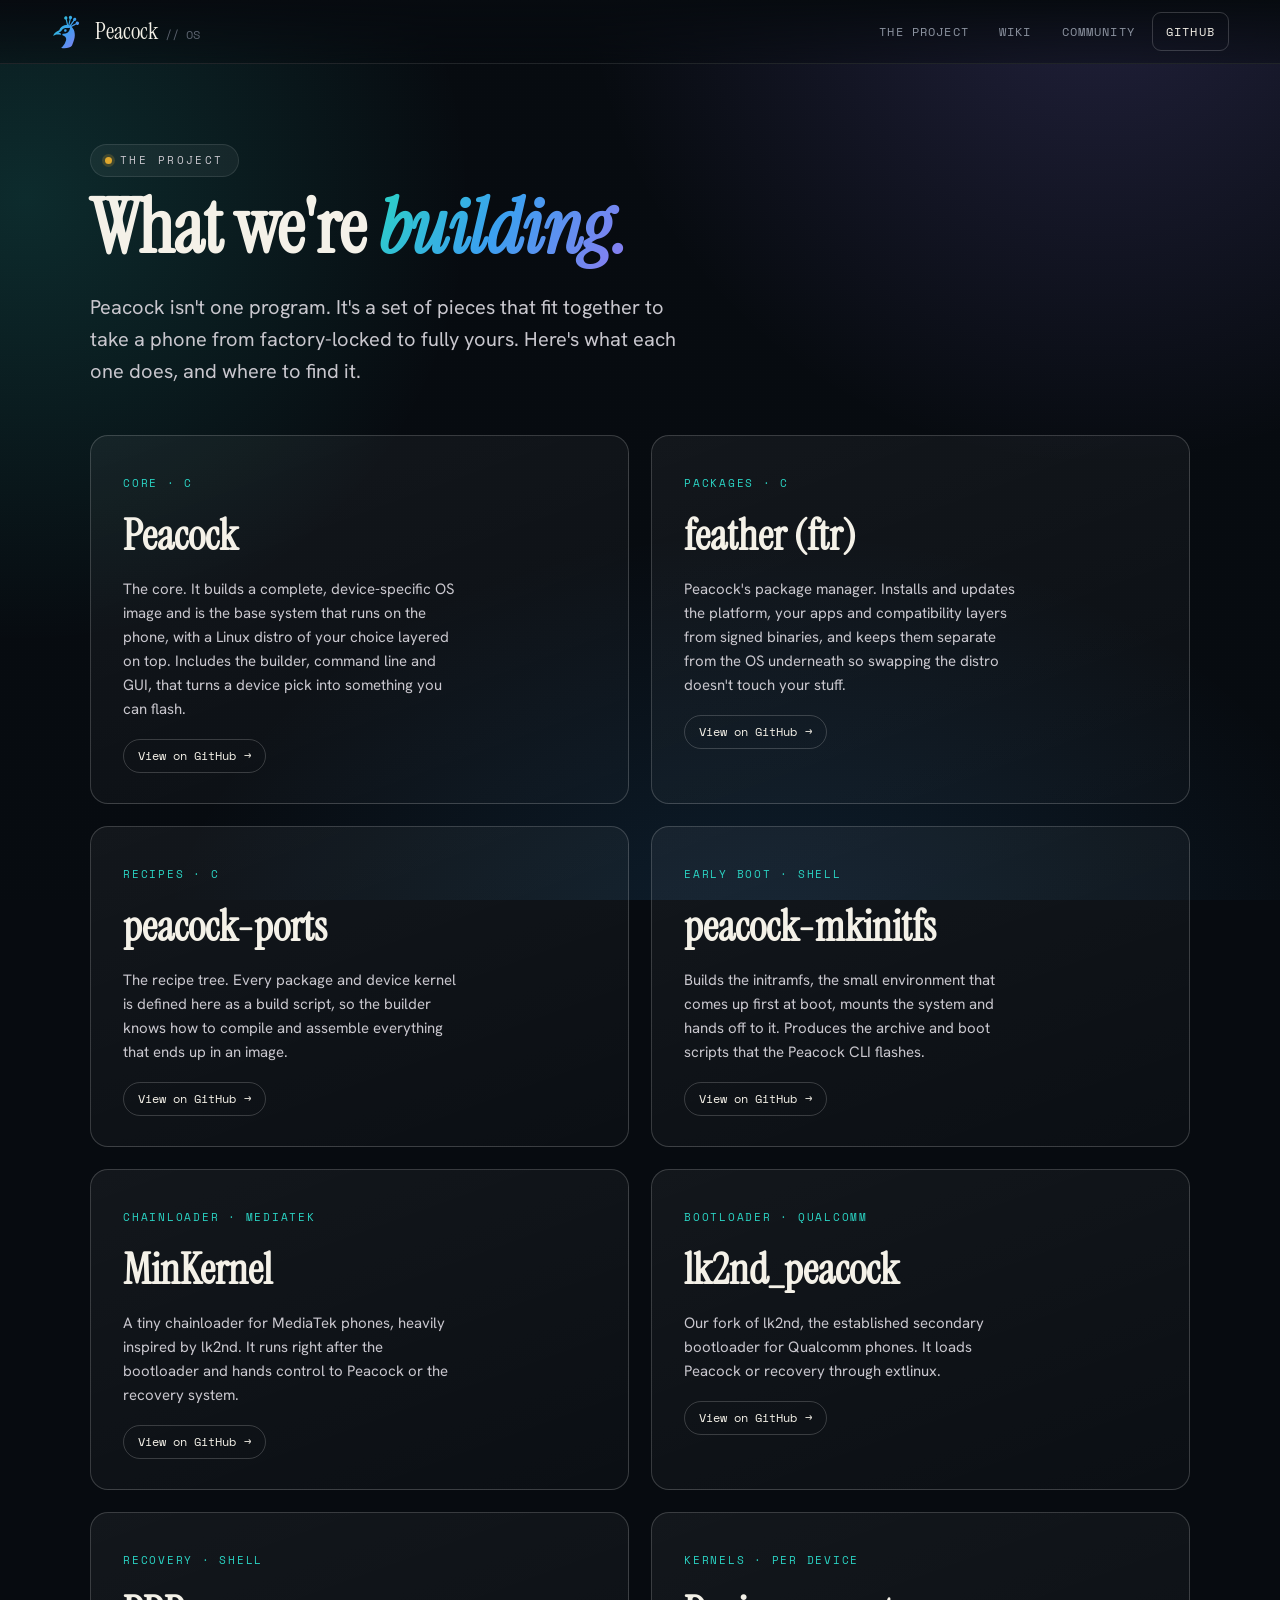
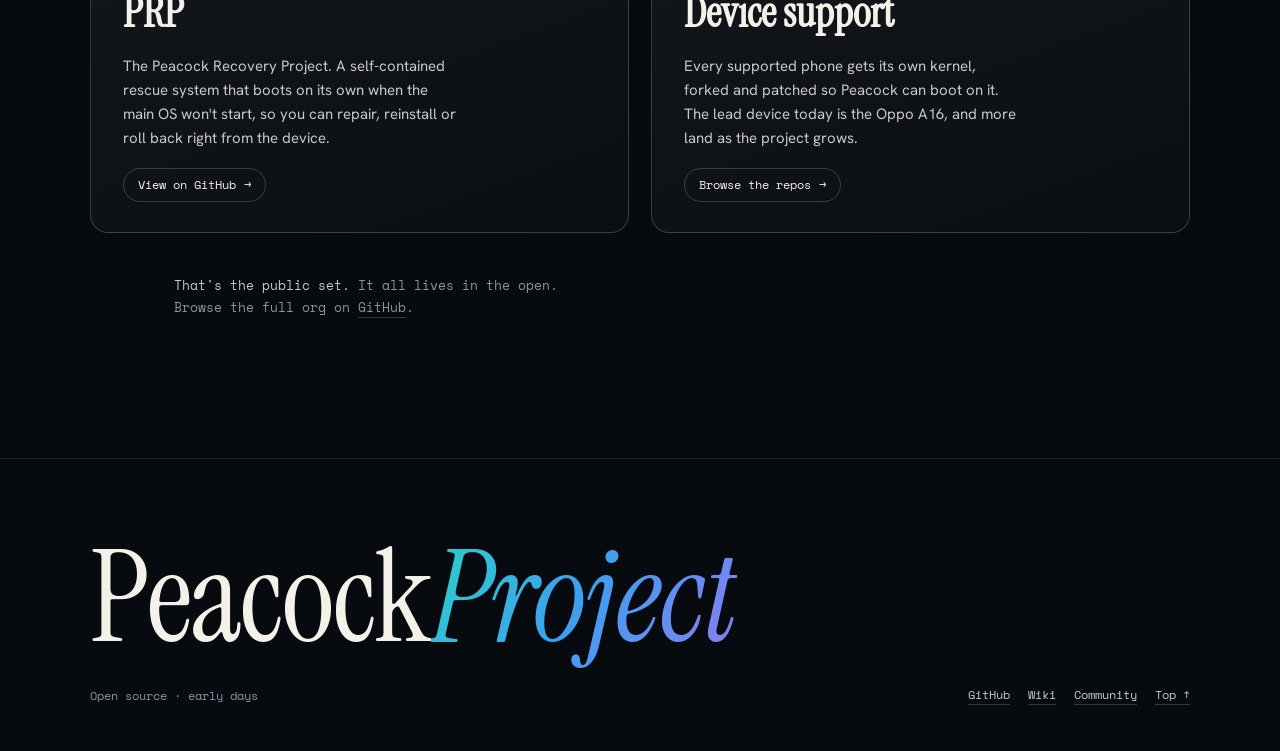
<file: project/index.html>
<!doctype html>
<html lang="en">
<head>
<meta charset="utf-8" />
<meta name="viewport" content="width=device-width, initial-scale=1" />
<title>The Project · Peacock // OS</title>
<meta name="description" content="Peacock is an open mobile meta-distro. Turn a locked-down phone into a computer that answers to you, build the system yourself, and swap it out whenever you want. Early days, open to help." />
<link rel="icon" href="/logo-mark-dark.png" />
<link rel="preconnect" href="https://fonts.googleapis.com">
<link rel="preconnect" href="https://fonts.gstatic.com" crossorigin>
<link href="https://fonts.googleapis.com/css2?family=Instrument+Serif:ital@0;1&family=Hanken+Grotesk:wght@400;500;600;700&family=Space+Mono:wght@400;700&display=swap" rel="stylesheet">
<style>
  :root{
    --bg:#070b10;            /* deep jewel near-black */
    --bg2:#0b1219;
    --ink:#F4F1E8;           /* warm cream */
    --ink2:#C9C7CE;
    --soft:#8C93A0;
    --faint:#5C636F;
    --line:rgba(255,255,255,.10);
    --line2:rgba(255,255,255,.18);
    --teal:#2BD4C4; --blue:#3BA0F0; --violet:#8E7BF0;
    --irid:linear-gradient(120deg,#2BD4C4,#3BA0F0 48%,#8E7BF0);
    --serif:'Instrument Serif',serif; --sans:'Hanken Grotesk',sans-serif; --mono:'Space Mono',monospace;
  }
  *{box-sizing:border-box}
  html,body{margin:0;background:var(--bg);color:var(--ink);}
  body{font-family:var(--sans);-webkit-font-smoothing:antialiased;line-height:1.5;overflow-x:hidden;}
  a{color:inherit;text-decoration:none;}
  svg{display:block;}

  /* lush jewel-tone ambient + faint feather-eye field */
  .ambient{position:fixed;inset:0;z-index:0;pointer-events:none;
    background:
      radial-gradient(70vw 70vw at 86% -6%, rgba(142,123,240,.20), transparent 58%),
      radial-gradient(60vw 60vw at 2% 22%, rgba(43,212,196,.16), transparent 58%),
      radial-gradient(80vw 60vw at 60% 110%, rgba(59,160,240,.14), transparent 60%),
      var(--bg);}
  .grain{position:fixed;inset:0;z-index:1;pointer-events:none;opacity:.5;mix-blend-mode:overlay;
    background-image:radial-gradient(rgba(255,255,255,.04) 1px, transparent 1px);background-size:3px 3px;}
  .page{position:relative;z-index:2;}

  /* ---- top bar (new IA: Wiki / Community / GitHub) ---- */
  .hdr{position:fixed;top:0;left:0;right:0;z-index:40;height:64px;display:flex;align-items:center;gap:14px;
    padding:0 clamp(18px,4vw,52px);backdrop-filter:blur(12px);-webkit-backdrop-filter:blur(12px);
    background:linear-gradient(var(--bg),rgba(7,11,16,.4));border-bottom:1px solid var(--line);}
  .hdr .mk{width:30px;height:34px;flex:0 0 30px;}
  .hdr .mk svg{width:100%;height:100%;overflow:visible;}
  .hdr .mk svg path{fill:url(#irid)!important;}
  .hdr .word{font-family:var(--serif);font-size:23px;line-height:1;}
  .hdr .word .os{font-family:var(--mono);font-size:12px;color:var(--faint);margin-left:7px;}
  .hdr nav{margin-left:auto;display:flex;align-items:center;gap:4px;}
  .hdr nav a{font-family:var(--mono);font-size:11.5px;letter-spacing:.1em;text-transform:uppercase;color:var(--soft);
    padding:10px 13px;border-radius:9px;transition:color .15s,background .15s;}
  .hdr nav a:hover{color:var(--ink);background:rgba(255,255,255,.06);}
  .hdr nav a.soon{position:relative;}
  .hdr nav a.soon::after{content:"soon";position:absolute;top:-2px;right:-2px;font-size:7px;letter-spacing:.08em;
    color:#0a0a0a;background:var(--teal);border-radius:4px;padding:1px 3px;}
  .hdr nav .cta{color:var(--ink);border:1px solid var(--line2);}

  /* ---- hero ---- */
  .hero{position:relative;min-height:100svh;display:flex;align-items:center;padding:0 clamp(18px,4vw,52px);overflow:hidden;}
  /* fade the peacock into the canvas at the bottom so it dissolves, not slices */
  .hero::after{content:"";position:absolute;left:0;right:0;bottom:0;height:34%;z-index:2;pointer-events:none;
    background:linear-gradient(to bottom, transparent, var(--bg) 92%);}
  .hero-peacock{position:absolute;right:clamp(-180px,-7vw,-60px);top:clamp(78px,11vh,150px);
    width:min(1020px,72vw);aspect-ratio:660/748;z-index:1;pointer-events:none;
    filter:drop-shadow(0 0 60px rgba(59,160,240,.35)) drop-shadow(0 30px 80px rgba(142,123,240,.25));}
  .hero-peacock svg{width:100%;height:100%;overflow:visible;}
  .hero-peacock svg path{fill:url(#irid)!important;}
  .hero-peacock.shimmer{animation:floaty 9s ease-in-out infinite;}
  @keyframes floaty{0%,100%{transform:translateY(0)}50%{transform:translateY(-14px)}}

  .hero-wrap{position:relative;z-index:3;max-width:1240px;margin:0 auto;width:100%;}
  .eyebrow{display:inline-flex;align-items:center;gap:8px;font-family:var(--mono);font-size:11px;letter-spacing:.22em;
    text-transform:uppercase;color:var(--ink2);background:rgba(255,255,255,.05);border:1px solid var(--line);
    padding:7px 14px;border-radius:999px;}
  .eyebrow .pip{width:7px;height:7px;border-radius:50%;background:#E0A82E;box-shadow:0 0 0 3px rgba(224,168,46,.2);
    animation:pip 2.4s ease-in-out infinite;}
  @keyframes pip{0%,100%{box-shadow:0 0 0 3px rgba(224,168,46,.2)}50%{box-shadow:0 0 0 6px rgba(224,168,46,.08)}}
  .htitle{font-family:var(--serif);font-size:clamp(64px,13vw,184px);line-height:.82;letter-spacing:-.015em;margin:26px 0 0;}
  .htitle .grad{font-style:italic;background:var(--irid);background-size:220% auto;
    -webkit-background-clip:text;background-clip:text;-webkit-text-fill-color:transparent;animation:shift 7s ease infinite;}
  @keyframes shift{0%{background-position:0% 50%}50%{background-position:100% 50%}100%{background-position:0% 50%}}
  .lead{margin:30px 0 0;max-width:38ch;font-size:clamp(16px,1.5vw,19px);line-height:1.55;color:var(--ink2);}
  .status{margin:18px 0 0;max-width:44ch;font-family:var(--mono);font-size:12px;line-height:1.6;color:var(--soft);}
  .actions{margin-top:34px;display:flex;gap:14px;flex-wrap:wrap;}
  .btn{display:inline-flex;align-items:center;gap:11px;border-radius:12px;padding:14px 22px;font-weight:600;font-size:14.5px;
    cursor:pointer;border:1px solid transparent;transition:transform .14s,box-shadow .2s,background .2s;}
  .btn .ar{opacity:.75;transition:transform .2s}
  .btn:hover .ar{transform:translateX(3px)}
  .btn.grad{background:var(--irid);background-size:200% auto;color:#041018;box-shadow:0 14px 36px -14px rgba(59,160,240,.7);animation:shift 5s ease infinite;}
  .btn.grad:hover{transform:translateY(-2px);}
  .btn.ghost{background:rgba(255,255,255,.04);border-color:var(--line2);color:var(--ink);}
  .btn.ghost:hover{background:rgba(255,255,255,.09);}

  .cue{position:absolute;left:50%;bottom:24px;transform:translateX(-50%);z-index:3;font-family:var(--mono);
    font-size:10px;letter-spacing:.24em;text-transform:uppercase;color:var(--faint);display:flex;flex-direction:column;align-items:center;gap:8px;}
  .cue .bar{width:1px;height:32px;background:linear-gradient(var(--line2),transparent);animation:cuep 2.2s ease-in-out infinite;}
  @keyframes cuep{0%,100%{transform:scaleY(.5);opacity:.4;transform-origin:top}50%{transform:scaleY(1);opacity:1;transform-origin:top}}

  /* ---- sections ---- */
  .module{position:relative;padding:clamp(80px,14vh,160px) clamp(18px,4vw,52px);}
  .wrap{max-width:1100px;margin:0 auto;}
  .module h2{font-family:var(--serif);font-size:clamp(38px,6vw,76px);line-height:.98;letter-spacing:-.01em;margin:14px 0 0;}
  .module h2 .grad{font-style:italic;background:var(--irid);-webkit-background-clip:text;background-clip:text;-webkit-text-fill-color:transparent;}
  .stmt p{margin:26px 0 0;max-width:54ch;font-size:clamp(16px,1.6vw,20px);line-height:1.6;color:var(--ink2);}

  .doors{margin-top:50px;display:grid;grid-template-columns:1fr 1fr;gap:22px;}
  .door{position:relative;display:block;padding:34px 32px 30px;border-radius:18px;border:1px solid var(--line2);
    background:linear-gradient(160deg,rgba(255,255,255,.05),rgba(255,255,255,.02));overflow:hidden;
    transition:transform .25s,border-color .25s,box-shadow .25s;}
  .door:hover{transform:translateY(-4px);border-color:rgba(59,160,240,.5);box-shadow:0 26px 64px -32px rgba(59,160,240,.55);}
  .door::before{content:"";position:absolute;inset:0;background:var(--irid);opacity:0;transition:opacity .25s;}
  .door:hover::before{opacity:.06;}
  .door>*{position:relative;}
  .door .k{font-family:var(--mono);font-size:11px;letter-spacing:.16em;text-transform:uppercase;color:var(--teal);}
  .door h3{font-family:var(--serif);font-size:clamp(28px,3.4vw,42px);margin:10px 0 10px;}
  .door p{font-size:15px;line-height:1.6;color:var(--ink2);margin:0 0 18px;max-width:42ch;}
  .door .go{font-family:var(--mono);font-size:12px;color:var(--ink);border:1px solid var(--line2);border-radius:999px;padding:7px 14px;display:inline-flex;gap:8px;}
  .door .soon-tag{position:absolute;top:24px;right:26px;font-family:var(--mono);font-size:9px;letter-spacing:.1em;
    text-transform:uppercase;color:#04101a;background:var(--teal);border-radius:5px;padding:3px 7px;}

  .ft{border-top:1px solid var(--line);padding:clamp(56px,9vh,100px) clamp(18px,4vw,52px) 46px;}
  .ft .roller{font-family:var(--serif);font-size:clamp(46px,11vw,128px);line-height:.9;letter-spacing:-.01em;}
  .ft .roller .b{font-style:italic;background:var(--irid);-webkit-background-clip:text;background-clip:text;-webkit-text-fill-color:transparent;}
  .ft .frow{margin-top:30px;display:flex;flex-wrap:wrap;align-items:center;gap:18px;font-family:var(--mono);font-size:11.5px;color:var(--soft);}
  .ft .frow .sp{flex:1;}
  .ft .frow a{color:var(--ink2);border-bottom:1px solid var(--line2);padding-bottom:1px;}
  .ft .frow a:hover{color:var(--teal);border-color:var(--teal);}

  .reveal{opacity:0;transform:translateY(40px);transition:opacity .8s ease, transform .8s cubic-bezier(.2,.7,.2,1);}
  .reveal.in{opacity:1;transform:none;}

  /* ---- the path: a feather-spine journey that draws on scroll ---- */
  .path-sub{margin:24px 0 0;max-width:52ch;font-size:16px;line-height:1.6;color:var(--ink2);}
  .spine-wrap{--spine-x:30px;--pad:84px;position:relative;margin-top:clamp(54px,9vh,100px);padding-left:var(--pad);}
  .spine{position:absolute;left:var(--spine-x);top:10px;bottom:10px;width:2px;background:var(--line2);border-radius:2px;overflow:hidden;}
  .spine-fill{position:absolute;left:0;top:0;width:100%;height:0;background:var(--irid);box-shadow:0 0 18px rgba(59,160,240,.65);}
  .stages{display:flex;flex-direction:column;gap:clamp(56px,11vh,120px);}
  .stage{position:relative;max-width:60ch;}
  .node{position:absolute;top:7px;left:calc(var(--spine-x) - var(--pad) - 11px);width:22px;height:22px;border-radius:50%;z-index:2;
    background:radial-gradient(circle at 50% 42%, #fff 0 9%, #2BD4C4 16% 40%, #3BA0F0 52% 70%, #8E7BF0 82%);
    box-shadow:0 0 0 5px rgba(59,160,240,.08), 0 0 14px rgba(59,160,240,.35);transition:box-shadow .4s,transform .4s;}
  .stage.in .node{box-shadow:0 0 0 7px rgba(59,160,240,.14), 0 0 28px rgba(59,160,240,.6);transform:scale(1.1);}
  .stage .k{font-family:var(--mono);font-size:11px;letter-spacing:.18em;text-transform:uppercase;color:var(--teal);}
  .stage h3{font-family:var(--serif);font-size:clamp(30px,4.6vw,56px);line-height:1.0;letter-spacing:-.01em;margin:10px 0 12px;}
  .stage p{font-size:clamp(15px,1.5vw,18px);line-height:1.6;color:var(--ink2);margin:0;}
  .path-coda{margin-top:clamp(54px,9vh,100px);padding-left:var(--pad,84px);font-family:var(--mono);font-size:12.5px;line-height:1.8;color:var(--soft);max-width:62ch;}
  .path-coda b{color:var(--ink2);font-weight:400;}

  @media (max-width:760px){
    .hero-peacock{opacity:.28;right:-30vw;}
    .hdr nav a:not(.cta){display:none;}
    .doors{grid-template-columns:1fr;}
    .spine-wrap{--pad:56px;--spine-x:18px;}
    .path-coda{padding-left:56px;}
  }
  @media (prefers-reduced-motion:reduce){*{animation:none!important}}
</style>
</head>
<body>
<svg width="0" height="0" style="position:absolute" aria-hidden="true"><defs>
  <linearGradient id="irid" x1="0" y1="0" x2="1" y2="1">
    <stop offset="0%" stop-color="#2BD4C4"/><stop offset="48%" stop-color="#3BA0F0"/><stop offset="100%" stop-color="#8E7BF0"/>
  </linearGradient>
</defs></svg>

<div class="ambient" aria-hidden="true"></div>
<div class="grain" aria-hidden="true"></div>

<div class="page">
  <header class="hdr">
    <div class="mk" data-mark="head" aria-hidden="true"></div>
    <a class="word" href="/">Peacock<span class="os">// OS</span></a>
    <nav>
      <a href="/project">The Project</a>
      <a href="https://wiki.peacockos.org">Wiki</a>
      <a href="https://forum.peacockos.org">Community</a>
      <a class="cta" href="https://github.com/orgs/PeacockProject/" target="_blank" rel="noopener">GitHub</a>
    </nav>
  </header>
  <section class="module" style="padding-top:clamp(110px,16vh,170px);">
    <div class="wrap">
      <div class="reveal">
        <span class="eyebrow"><span class="pip"></span>The Project</span>
        <h2>What we're <span class="grad">building.</span></h2>
      </div>
      <div class="stmt reveal">
        <p>Peacock isn't one program. It's a set of pieces that fit together to take a phone from factory-locked to fully yours. Here's what each one does, and where to find it.</p>
      </div>
      <div class="doors reveal" style="margin-top:48px;">
        <a class="door" href="https://github.com/PeacockProject/Peacock" target="_blank" rel="noopener">
          <span class="k">Core · C</span>
          <h3>Peacock</h3>
          <p>The core. It builds a complete, device-specific OS image and is the base system that runs on the phone, with a Linux distro of your choice layered on top. Includes the builder, command line and GUI, that turns a device pick into something you can flash.</p>
          <span class="go">View on GitHub <span class="ar">&#8594;</span></span>
        </a>
        <a class="door" href="https://github.com/PeacockProject/feather" target="_blank" rel="noopener">
          <span class="k">Packages · C</span>
          <h3>feather (ftr)</h3>
          <p>Peacock's package manager. Installs and updates the platform, your apps and compatibility layers from signed binaries, and keeps them separate from the OS underneath so swapping the distro doesn't touch your stuff.</p>
          <span class="go">View on GitHub <span class="ar">&#8594;</span></span>
        </a>
        <a class="door" href="https://github.com/PeacockProject/peacock-ports" target="_blank" rel="noopener">
          <span class="k">Recipes · C</span>
          <h3>peacock-ports</h3>
          <p>The recipe tree. Every package and device kernel is defined here as a build script, so the builder knows how to compile and assemble everything that ends up in an image.</p>
          <span class="go">View on GitHub <span class="ar">&#8594;</span></span>
        </a>
        <a class="door" href="https://github.com/PeacockProject/peacock-mkinitfs" target="_blank" rel="noopener">
          <span class="k">Early boot · Shell</span>
          <h3>peacock-mkinitfs</h3>
          <p>Builds the initramfs, the small environment that comes up first at boot, mounts the system and hands off to it. Produces the archive and boot scripts that the Peacock CLI flashes.</p>
          <span class="go">View on GitHub <span class="ar">&#8594;</span></span>
        </a>
        <a class="door" href="https://github.com/PeacockProject/MinKernel" target="_blank" rel="noopener">
          <span class="k">Chainloader · MediaTek</span>
          <h3>MinKernel</h3>
          <p>A tiny chainloader for MediaTek phones, heavily inspired by lk2nd. It runs right after the bootloader and hands control to Peacock or the recovery system.</p>
          <span class="go">View on GitHub <span class="ar">&#8594;</span></span>
        </a>
        <a class="door" href="https://github.com/PeacockProject/lk2nd_peacock" target="_blank" rel="noopener">
          <span class="k">Bootloader · Qualcomm</span>
          <h3>lk2nd_peacock</h3>
          <p>Our fork of lk2nd, the established secondary bootloader for Qualcomm phones. It loads Peacock or recovery through extlinux.</p>
          <span class="go">View on GitHub <span class="ar">&#8594;</span></span>
        </a>
        <a class="door" href="https://github.com/PeacockProject/PRP" target="_blank" rel="noopener">
          <span class="k">Recovery · Shell</span>
          <h3>PRP</h3>
          <p>The Peacock Recovery Project. A self-contained rescue system that boots on its own when the main OS won't start, so you can repair, reinstall or roll back right from the device.</p>
          <span class="go">View on GitHub <span class="ar">&#8594;</span></span>
        </a>
        <a class="door" href="https://github.com/orgs/PeacockProject/repositories" target="_blank" rel="noopener">
          <span class="k">Kernels · per device</span>
          <h3>Device support</h3>
          <p>Every supported phone gets its own kernel, forked and patched so Peacock can boot on it. The lead device today is the Oppo A16, and more land as the project grows.</p>
          <span class="go">Browse the repos <span class="ar">&#8594;</span></span>
        </a>
      </div>
      <p class="path-coda" style="margin-top:42px;"><b>That's the public set.</b> It all lives in the open. Browse the full org on <a href="https://github.com/orgs/PeacockProject/" target="_blank" rel="noopener" style="border-bottom:1px solid var(--line2)">GitHub</a>.</p>
    </div>
  </section>


  <footer class="ft">
    <div class="wrap">
      <div class="roller">Peacock<span class="b">Project</span></div>
      <div class="frow">
        <span>Open source · early days</span>
        <span class="sp"></span>
        <a href="https://github.com/orgs/PeacockProject/" target="_blank" rel="noopener">GitHub</a>
        <a href="https://wiki.peacockos.org">Wiki</a>
        <a href="https://forum.peacockos.org">Community</a>
        <a href="#top">Top &#8593;</a>
      </div>
    </div>
  </footer>
</div>

<script>
(function(){
  var reduce = matchMedia("(prefers-reduced-motion: reduce)").matches;
  // inline the peacock marks so they take url(#irid)
  var MARK={head:"/assets/peacock-head.svg",full:"/assets/peacock-full.svg"};
  document.querySelectorAll("[data-mark]").forEach(function(el){
    fetch(MARK[el.dataset.mark]).then(function(r){return r.text();}).then(function(t){
      el.innerHTML=t.replace(/fill:#[0-9a-fA-F]{3,8}/g,"fill:currentColor");
    }).catch(function(){});
  });
  // scroll reveals
  var els=[].slice.call(document.querySelectorAll(".reveal"));
  if(reduce){ els.forEach(function(e){e.classList.add("in");}); }
  else if("IntersectionObserver" in window){
    var io=new IntersectionObserver(function(en){en.forEach(function(x){if(x.isIntersecting)x.target.classList.add("in");});},{threshold:.15});
    els.forEach(function(e){io.observe(e);});
  }

  // the spine "draws" as you scroll through the path
  var fill=document.getElementById("spineFill"), sw=document.querySelector(".spine-wrap"), tick=false;
  function spine(){ tick=false; if(!fill||!sw)return;
    var r=sw.getBoundingClientRect();
    var p=(innerHeight*0.5 - r.top)/r.height;
    fill.style.height=(Math.max(0,Math.min(1,p))*100)+"%";
  }
  if(fill&&sw){
    if(reduce){ fill.style.height="100%"; }
    else{
      var onsc=function(){ if(!tick){tick=true;requestAnimationFrame(spine);} };
      addEventListener("scroll",onsc,{passive:true}); addEventListener("resize",onsc); spine();
    }
  }
})();
</script>
</body>
</html>
</file>
